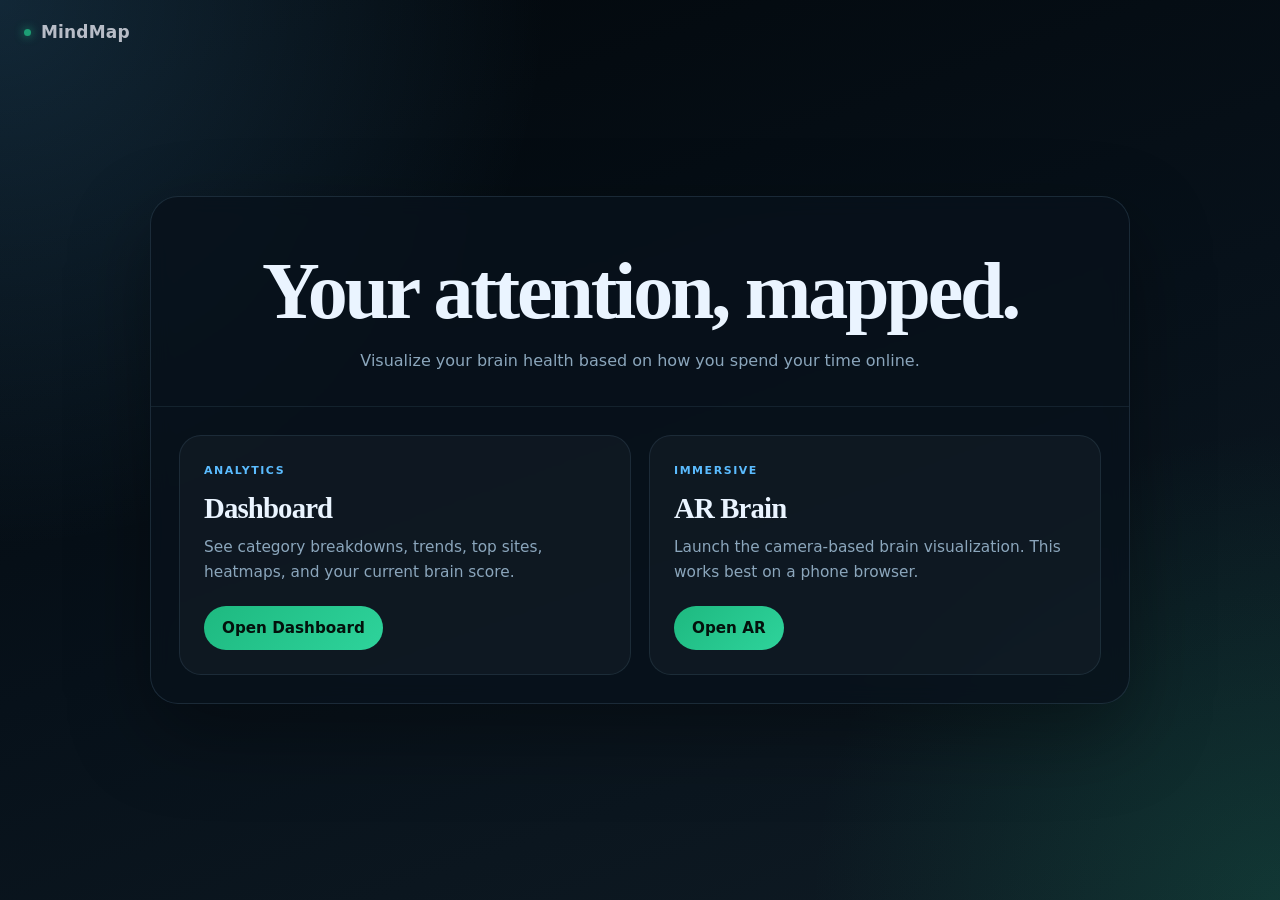
<file: index.html>
<!DOCTYPE html>
<html lang="en">
<head>
  <meta charset="UTF-8" />
  <meta name="viewport" content="width=device-width, initial-scale=1.0" />
  <title>MindMap</title>
  <style>
    * { box-sizing: border-box; margin: 0; padding: 0; }

    :root {
      --bg: #07111a;
      --panel: rgba(8, 18, 28, 0.82);
      --panel-border: rgba(116, 160, 188, 0.18);
      --text: #eaf4ff;
      --muted: #8ba6bc;
      --accent: #1eb980;
      --accent-2: #5bbcff;
    }

    body {
      min-height: 100vh;
      font-family: Georgia, "Times New Roman", serif;
      color: var(--text);
      background:
        radial-gradient(circle at top left, rgba(91, 188, 255, 0.18), transparent 35%),
        radial-gradient(circle at bottom right, rgba(30, 185, 128, 0.18), transparent 30%),
        linear-gradient(160deg, #02070b 0%, #07111a 52%, #0f1b24 100%);
      display: grid;
      place-items: center;
      padding: 32px 20px;
    }

    main {
      width: min(980px, 100%);
      background: var(--panel);
      border: 1px solid var(--panel-border);
      border-radius: 28px;
      backdrop-filter: blur(10px);
      box-shadow: 0 30px 80px rgba(0, 0, 0, 0.35);
      overflow: hidden;
    }

    .hero {
      padding: 56px 28px 32px;
      text-align: center;
      border-bottom: 1px solid rgba(116, 160, 188, 0.12);
    }

    .site-logo {
      position: fixed;
      top: 24px;
      left: 24px;
      z-index: 100;
      display: flex;
      align-items: center;
      gap: 10px;
      font: 600 17px/1 system-ui, sans-serif;
      letter-spacing: 0.01em;
      color: rgba(240, 240, 250, 0.75);
    }

    .site-logo-dot {
      width: 7px;
      height: 7px;
      border-radius: 50%;
      background: #1D9E75;
      box-shadow: 0 0 10px #1D9E75;
      animation: pulse-dot 3s ease-in-out infinite;
    }

    @keyframes pulse-dot {
      0%, 100% { opacity: 1; }
      50% { opacity: 0.4; }
    }

    h1 {
      font-size: clamp(2.6rem, 7vw, 5rem);
      line-height: 0.95;
      letter-spacing: -0.04em;
      margin-bottom: 18px;
    }

    .hero p {
      max-width: 650px;
      margin: 0 auto;
      color: var(--muted);
      font: 500 1rem/1.7 system-ui, sans-serif;
    }

    .grid {
      display: grid;
      grid-template-columns: repeat(2, 1fr);
      gap: 18px;
      padding: 28px;
    }

    .card {
      background: rgba(255, 255, 255, 0.03);
      border: 1px solid rgba(116, 160, 188, 0.14);
      border-radius: 22px;
      padding: 24px;
      min-height: 220px;
      display: flex;
      flex-direction: column;
      justify-content: space-between;
    }

    .card small {
      color: var(--accent-2);
      font: 700 11px/1.2 system-ui, sans-serif;
      letter-spacing: 0.14em;
      text-transform: uppercase;
    }

    .card h2 {
      font-size: 1.8rem;
      margin: 14px 0 10px;
      letter-spacing: -0.03em;
    }

    .card p {
      color: var(--muted);
      font: 500 0.96rem/1.6 system-ui, sans-serif;
    }

    .actions {
      display: flex;
      gap: 12px;
      flex-wrap: wrap;
      margin-top: 22px;
    }

    a.button {
      display: inline-flex;
      align-items: center;
      justify-content: center;
      min-height: 44px;
      padding: 0 18px;
      border-radius: 999px;
      text-decoration: none;
      font: 700 0.95rem/1 system-ui, sans-serif;
      transition: transform 0.18s ease, opacity 0.18s ease, background 0.18s ease;
    }

    a.button:hover {
      transform: translateY(-1px);
      opacity: 0.96;
    }

    .primary {
      background: linear-gradient(135deg, var(--accent), #2ed39b);
      color: #03110c;
    }

    .secondary {
      background: rgba(255, 255, 255, 0.06);
      color: var(--text);
      border: 1px solid rgba(255, 255, 255, 0.1);
    }

    @media (max-width: 860px) {
      .grid { grid-template-columns: 1fr; }
      .hero { padding: 42px 22px 26px; }
      .grid { padding-left: 22px; padding-right: 22px; }
      .card { min-height: 0; }
    }
  </style>
</head>
<body>
  <div class="site-logo">
    <div class="site-logo-dot"></div>
    MindMap
  </div>
  <main>
    <section class="hero">
      <h1>Your attention, mapped.</h1>
      <p>
        Visualize your brain health based on how you spend your time online.
      </p>
    </section>

    <section class="grid">
      <article class="card">
        <div>
          <small>Analytics</small>
          <h2>Dashboard</h2>
          <p>See category breakdowns, trends, top sites, heatmaps, and your current brain score.</p>
        </div>
        <div class="actions">
          <a class="button primary" href="dashboard/dashboard.html">Open Dashboard</a>
        </div>
      </article>

      <article class="card">
        <div>
          <small>Immersive</small>
          <h2>AR Brain</h2>
          <p>Launch the camera-based brain visualization. This works best on a phone browser.</p>
        </div>
        <div class="actions">
          <a class="button primary" href="ar/ar.html">Open AR</a>
        </div>
      </article>
    </section>
  </main>
</body>
</html>
</file>
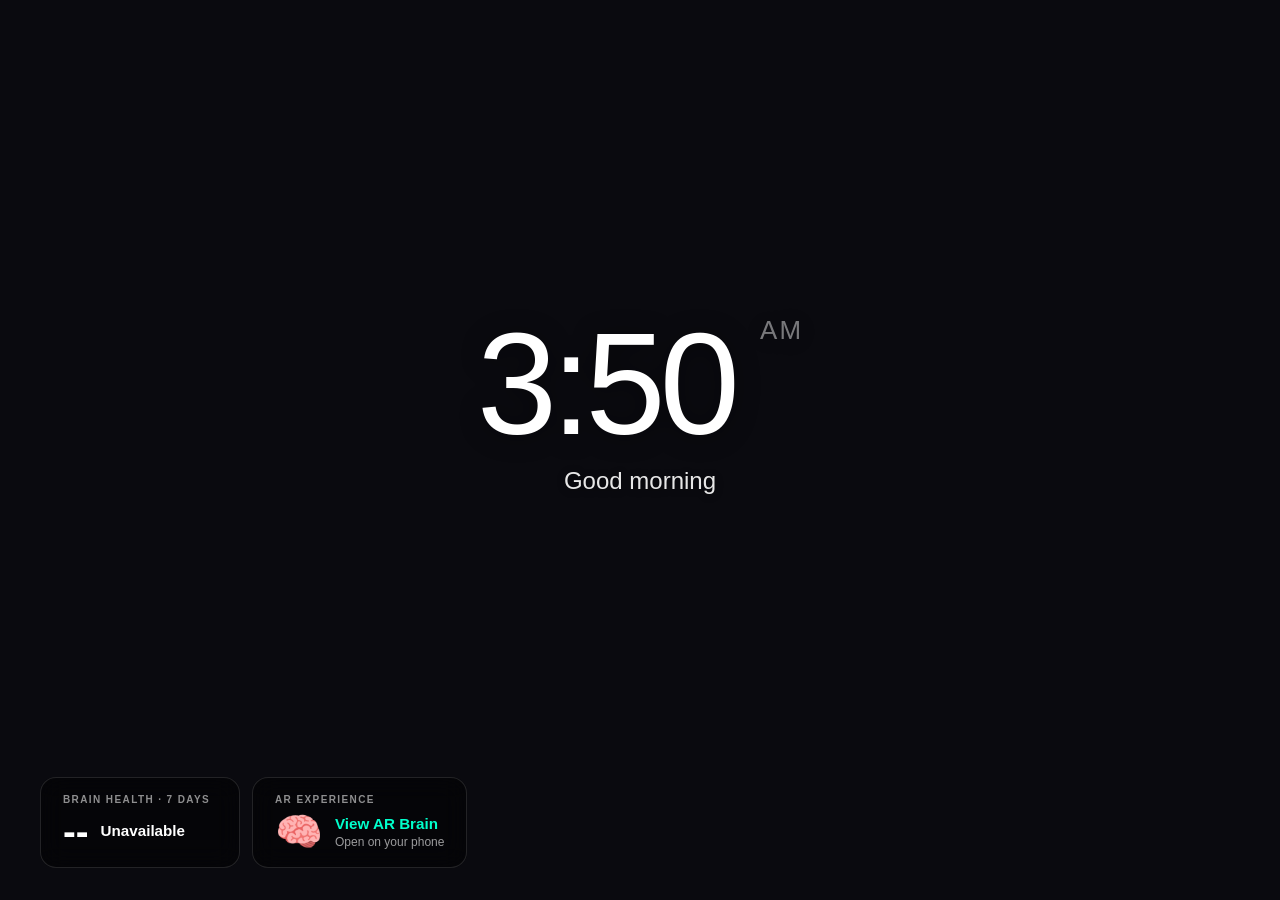
<file: extension/newtab.html>
<!DOCTYPE html>
<html lang="en">
<head>
  <meta charset="UTF-8" />
  <meta name="viewport" content="width=device-width, initial-scale=1.0" />
  <title>New Tab</title>
  <style>
    *, *::before, *::after { box-sizing: border-box; margin: 0; padding: 0; }

    body {
      height: 100vh;
      overflow: hidden;
      font-family: -apple-system, BlinkMacSystemFont, 'Segoe UI', sans-serif;
      color: #fff;
      background: #0a0a0f;
    }

    /* ── Background ──────────────────────────────────── */
    #bg {
      position: fixed;
      inset: 0;
      background-size: cover;
      background-position: center;
      transition: opacity 0.8s ease;
      opacity: 0;
    }
    #bg.loaded { opacity: 1; }

    /* Dark gradient so text is always readable */
    #bg::after {
      content: '';
      position: absolute;
      inset: 0;
      background:
        linear-gradient(to bottom,
          rgba(0,0,0,0.35) 0%,
          rgba(0,0,0,0.1) 40%,
          rgba(0,0,0,0.1) 60%,
          rgba(0,0,0,0.5) 100%);
    }

    /* ── Layout ──────────────────────────────────────── */
    #content {
      position: relative;
      z-index: 10;
      height: 100vh;
      display: grid;
      grid-template-rows: 1fr auto;
      padding: 32px 40px;
    }

    /* ── Clock + greeting ────────────────────────────── */
    .center {
      display: flex;
      flex-direction: column;
      align-items: center;
      justify-content: center;
      gap: 10px;
      text-align: center;
    }

    #clock {
      display: flex;
      align-items: flex-start;
      gap: 0.18em;
      font-size: clamp(5rem, 14vw, 9rem);
      font-weight: 200;
      letter-spacing: -0.04em;
      line-height: 1;
      text-shadow: 0 2px 24px rgba(0,0,0,0.4);
    }

    #time-digits {
      line-height: 1;
    }

    #ampm {
      font-size: 0.18em;
      font-weight: 300;
      letter-spacing: 0.08em;
      opacity: 0.45;
      margin-top: 0.18em;
      line-height: 1;
      align-self: flex-start;
    }

    #greeting {
      font-size: 1.5rem;
      font-weight: 400;
      opacity: 0.9;
      text-shadow: 0 1px 8px rgba(0,0,0,0.5);
    }

    /* ── Bottom row ──────────────────────────────────── */
    .bottom {
      display: flex;
      align-items: flex-end;
      justify-content: space-between;
    }

    /* ── Bottom widgets ──────────────────────────────── */
    .widgets {
      display: flex;
      gap: 12px;
      align-items: flex-end;
    }

    .widget {
      background: rgba(0,0,0,0.45);
      backdrop-filter: blur(12px);
      border: 1px solid rgba(255,255,255,0.12);
      border-radius: 16px;
      padding: 16px 22px;
      min-width: 200px;
      opacity: 0;
      transition: opacity 0.4s ease, border-color 0.2s ease, transform 0.2s ease;
      text-decoration: none;
      color: #fff;
      display: block;
      cursor: pointer;
    }
    .widget.loaded { opacity: 1; }
    .widget:hover {
      border-color: rgba(255,255,255,0.3);
      transform: translateY(-2px);
    }

    .widget-label {
      font-size: 10px;
      font-weight: 700;
      letter-spacing: 0.14em;
      text-transform: uppercase;
      opacity: 0.55;
      margin-bottom: 8px;
    }

    .widget-row {
      display: flex;
      align-items: center;
      gap: 12px;
    }

    .score-number {
      font-size: 2.4rem;
      font-weight: 700;
      line-height: 1;
    }

    .score-right {
      display: flex;
      flex-direction: column;
      gap: 3px;
    }

    .state-name {
      font-size: 0.95rem;
      font-weight: 600;
    }

    .state-sub {
      font-size: 0.75rem;
      opacity: 0.6;
    }

    /* ── AR widget ───────────────────────────────────── */
    .ar-icon {
      font-size: 2.4rem;
      line-height: 1;
    }

    .ar-title {
      font-size: 0.95rem;
      font-weight: 600;
      color: #00ffcc;
    }

    .ar-sub {
      font-size: 0.75rem;
      opacity: 0.6;
    }

    /* ── Photo credit ────────────────────────────────── */
    #photo-credit {
      font-size: 0.72rem;
      opacity: 0.5;
      text-align: right;
      text-shadow: 0 1px 4px rgba(0,0,0,0.6);
      transition: opacity 0.2s;
    }
    #photo-credit:hover { opacity: 0.9; }
    #photo-credit a { color: #fff; text-decoration: none; }
    #photo-credit a:hover { text-decoration: underline; }
  </style>
</head>
<body>

  <div id="bg"></div>

  <div id="content">
    <div class="center">
      <div id="clock"><span id="time-digits">--:--</span><span id="ampm"></span></div>
      <div id="greeting">Good morning</div>
    </div>

    <div class="bottom">
      <div class="widgets">
        <a id="brain-widget" class="widget">
          <div class="widget-label">Brain Health · 7 days</div>
          <div class="widget-row">
            <div class="score-number" id="score-num">--</div>
            <div class="score-right">
              <div class="state-name" id="state-name">Loading…</div>
              <div class="state-sub" id="state-sub"></div>
            </div>
          </div>
        </a>

        <a id="ar-widget" class="widget loaded">
          <div class="widget-label">AR Experience</div>
          <div class="widget-row">
            <div class="ar-icon">🧠</div>
            <div class="score-right">
              <div class="ar-title">View AR Brain</div>
              <div class="ar-sub">Open on your phone</div>
            </div>
          </div>
        </a>
      </div>

      <div id="photo-credit"></div>
    </div>
  </div>

  <script src="newtab.js"></script>

</body>
</html>
</file>
